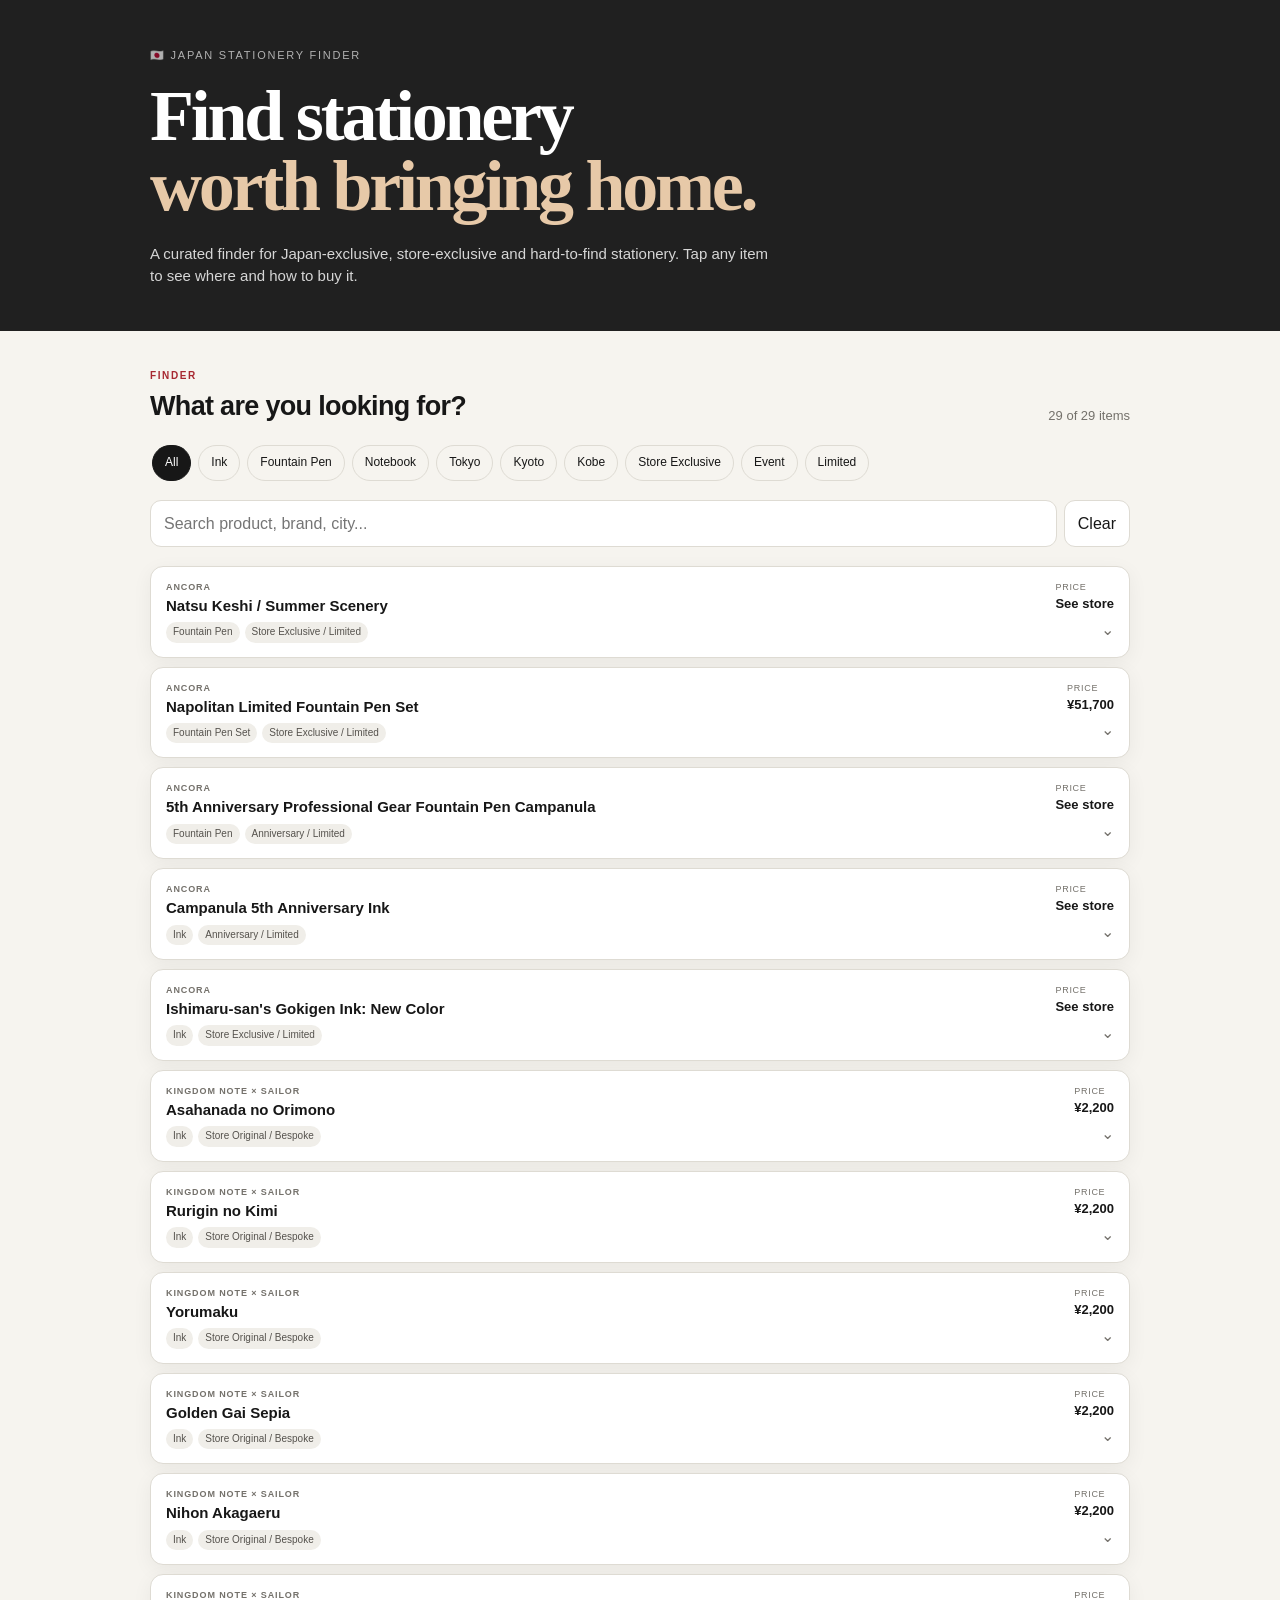
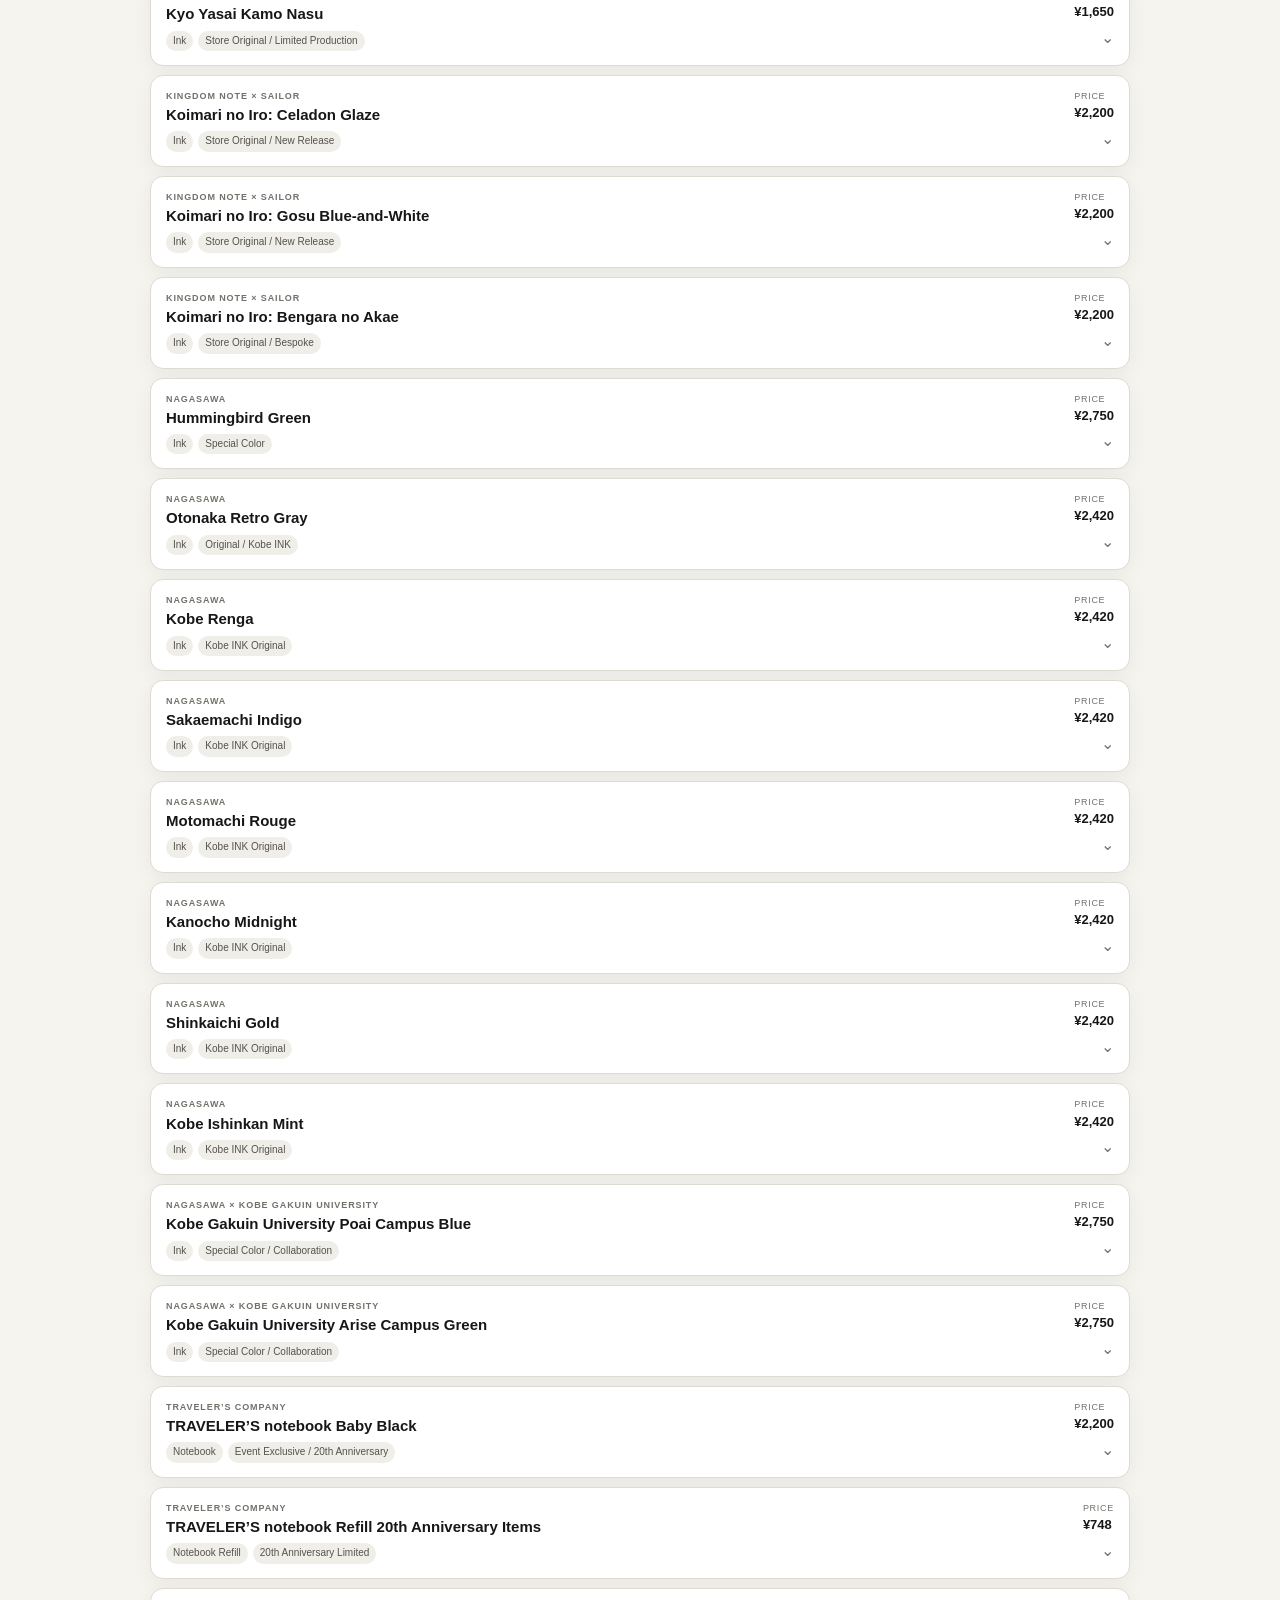
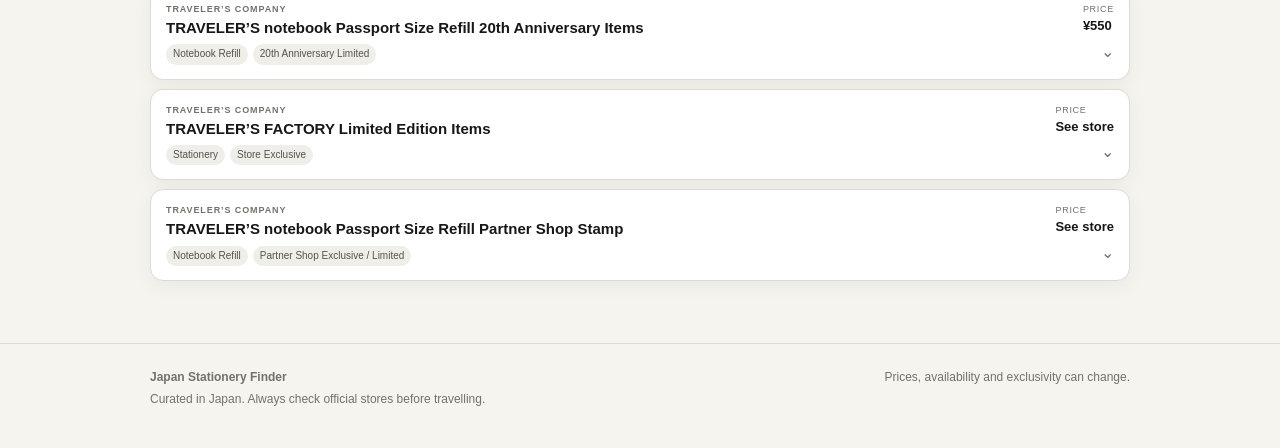
<file: index.html>
<!doctype html>
<html lang="en">
<head>
  <meta charset="utf-8">
  <meta name="viewport" content="width=device-width, initial-scale=1">
  <meta name="description" content="Find Japan-exclusive and hard-to-find stationery, including limited fountain pens, inks, notebooks and store exclusives in Tokyo, Kyoto, Kobe and across Japan.">
  <meta name="robots" content="index, follow">
  <meta name="author" content="Japan Stationery Finder">
  <meta name="theme-color" content="#202020">

  <link rel="canonical" href="https://japanstationeryfinder.github.io/">
  <link rel="icon" href="favicon.svg" type="image/svg+xml">

  <meta property="og:type" content="website">
  <meta property="og:site_name" content="Japan Stationery Finder">
  <meta property="og:title" content="Japan Stationery Finder | Japan-exclusive stationery">
  <meta property="og:description" content="Find Japan-exclusive and hard-to-find stationery worth bringing home from Japan.">
  <meta property="og:url" content="https://japanstationeryfinder.github.io/">
  <meta property="og:image" content="https://japanstationeryfinder.github.io/og-image.svg">
  <meta name="twitter:card" content="summary_large_image">
  <meta name="twitter:title" content="Japan Stationery Finder | Japan-exclusive stationery">
  <meta name="twitter:description" content="Find Japan-exclusive and hard-to-find stationery worth bringing home from Japan.">
  <meta name="twitter:image" content="https://japanstationeryfinder.github.io/og-image.svg">
  <title>Japan Stationery Finder | Japan-exclusive stationery, inks & fountain pens</title>
  <link rel="stylesheet" href="style.css">
</head>
<body>
  <header class="hero">
    <div class="wrap">
      <div class="eyebrow">🇯🇵 JAPAN STATIONERY FINDER</div>
      <h1>Find stationery<br><span>worth bringing home.</span></h1>
      <p class="intro">A curated finder for Japan-exclusive, store-exclusive and hard-to-find stationery. Tap any item to see where and how to buy it.</p>
    </div>
  </header>

  <main class="wrap">
    <section class="finder">
      <div class="finder-head">
        <div>
          <p class="kicker">FINDER</p>
          <h2>What are you looking for?</h2>
        </div>
        <div id="resultCount" class="result-count"></div>
      </div>

      <div class="filters" id="filters"></div>

      <div class="search-row">
        <input id="search" type="search" placeholder="Search product, brand, city..." aria-label="Search products">
        <button id="clearSearch" type="button" class="clear">Clear</button>
      </div>

      <div id="productList" class="product-list" aria-live="polite"></div>
    </section>
  </main>

  <footer>
    <div class="wrap footer-inner">
      <div>
        <strong>Japan Stationery Finder</strong>
        <p>Curated in Japan. Always check official stores before travelling.</p>
      </div>
      <div class="footer-note">Prices, availability and exclusivity can change.</div>
    </div>
  </footer>

  <script src="script.js"></script>
</body>
</html>
</file>
<file: style.css>
* { box-sizing: border-box; }

:root {
  --bg: #f6f4ef;
  --card: #fff;
  --ink: #171717;
  --muted: #74716b;
  --line: #dedbd3;
  --accent: #a72831;
  --accent-soft: #f6e8e8;
  --dark: #202020;
  --shadow: 0 5px 20px rgba(0,0,0,.055);
}

html { scroll-behavior: smooth; }
body {
  margin: 0;
  background: var(--bg);
  color: var(--ink);
  font-family: -apple-system, BlinkMacSystemFont, "Segoe UI", sans-serif;
  line-height: 1.45;
}
button, input { font: inherit; }
button { cursor: pointer; }
.wrap { width: min(980px, calc(100% - 32px)); margin: 0 auto; }

.hero { background: var(--dark); color: #fff; padding: 48px 0 44px; }
.eyebrow { font-size: 11px; letter-spacing: .16em; opacity: .65; margin-bottom: 17px; }
h1 {
  font-family: Georgia, "Times New Roman", serif;
  font-size: clamp(42px, 7vw, 72px);
  line-height: .98;
  margin: 0;
  letter-spacing: -.045em;
}
h1 span { color: #e7c9a8; }
.intro { max-width: 620px; margin: 21px 0 0; color: #d6d6d6; font-size: 15px; }

.finder { padding: 38px 0 62px; }
.finder-head { display: flex; justify-content: space-between; align-items: end; gap: 16px; margin-bottom: 17px; }
.kicker { font-size: 10px; letter-spacing: .16em; color: var(--accent); font-weight: 800; margin: 0 0 4px; }
h2 { font-size: 27px; margin: 0; letter-spacing: -.025em; }
.result-count { color: var(--muted); font-size: 13px; white-space: nowrap; }

.filters {
  display: flex;
  flex-wrap: nowrap;
  gap: 7px;
  overflow-x: auto;
  padding: 2px 2px 8px;
  margin-bottom: 11px;
  scrollbar-width: none;
}
.filters::-webkit-scrollbar { display: none; }
.filter {
  flex: 0 0 auto;
  border: 1px solid var(--line);
  background: transparent;
  color: var(--ink);
  padding: 8px 12px;
  border-radius: 999px;
  font-size: 12px;
}
.filter.active { background: var(--ink); border-color: var(--ink); color: white; }

.search-row { display: flex; gap: 7px; margin-bottom: 19px; }
#search {
  flex: 1; min-width: 0; border: 1px solid var(--line); background: #fff;
  border-radius: 11px; padding: 11px 13px; outline: none;
}
#search:focus { border-color: #999; }
.clear { border: 1px solid var(--line); background: #fff; border-radius: 11px; padding: 0 13px; color: var(--ink); }

.product-list { display: grid; gap: 9px; }
.product {
  background: var(--card);
  border: 1px solid var(--line);
  border-radius: 13px;
  box-shadow: var(--shadow);
  overflow: hidden;
}
.product-summary {
  width: 100%; border: 0; background: transparent; text-align: left; color: inherit;
  padding: 14px 15px; display: grid; grid-template-columns: 1fr auto; gap: 10px;
}
.product-summary:hover { background: #fcfbf8; }
.brand { font-size: 9px; text-transform: uppercase; letter-spacing: .1em; color: var(--muted); font-weight: 800; }
.product-name { font-size: 15px; line-height: 1.22; font-weight: 760; margin: 3px 0 7px; }
.meta { display: flex; flex-wrap: wrap; gap: 5px; }
.tag { display: inline-block; border-radius: 999px; padding: 3px 7px; background: #f0eee9; font-size: 10px; color: #55524d; }
.price-block { text-align: right; min-width: 72px; }
.price-label { color: var(--muted); font-size: 9px; text-transform: uppercase; letter-spacing: .08em; }
.price { font-weight: 850; font-size: 13px; white-space: nowrap; margin-top: 1px; }
.chevron { display: block; margin-top: 8px; color: var(--muted); font-size: 16px; line-height: 1; text-align: right; transition: transform .18s ease; }
.product.open .chevron { transform: rotate(180deg); }

.details { max-height: 0; overflow: hidden; border-top: 0 solid var(--line); padding: 0 15px; background: #fbfaf7; transition: max-height .22s ease, padding .22s ease, border-width .22s ease; }
.product.open .details { max-height: 900px; border-top-width: 1px; padding: 15px; }
.detail-grid { display: grid; grid-template-columns: repeat(2, 1fr); gap: 12px 18px; }
.detail-label { font-size: 9px; color: var(--muted); text-transform: uppercase; letter-spacing: .08em; }
.detail-value { margin-top: 2px; font-size: 12px; }
.actions { margin-top: 15px; }
.official { display: inline-block; background: var(--accent); color: white; text-decoration: none; padding: 9px 12px; border-radius: 9px; font-size: 12px; font-weight: 750; }
.note { margin-top: 10px; color: var(--muted); font-size: 11px; line-height: 1.5; }
.empty { padding: 30px; text-align: center; color: var(--muted); border: 1px dashed var(--line); border-radius: 13px; }

footer { border-top: 1px solid var(--line); padding: 25px 0 40px; color: var(--muted); font-size: 12px; }
.footer-inner { display: flex; justify-content: space-between; gap: 18px; }
footer p { margin: 4px 0 0; }

@media (max-width: 620px) {
  .wrap { width: min(100% - 22px, 980px); }
  .hero { padding: 34px 0 32px; }
  .intro { font-size: 13px; }
  .finder { padding-top: 28px; }
  h2 { font-size: 23px; }
  .finder-head { align-items: center; }
  .detail-grid { grid-template-columns: 1fr 1fr; gap: 11px 12px; }
  .footer-inner { display: block; }
  .footer-note { margin-top: 10px; }
}
</file>
